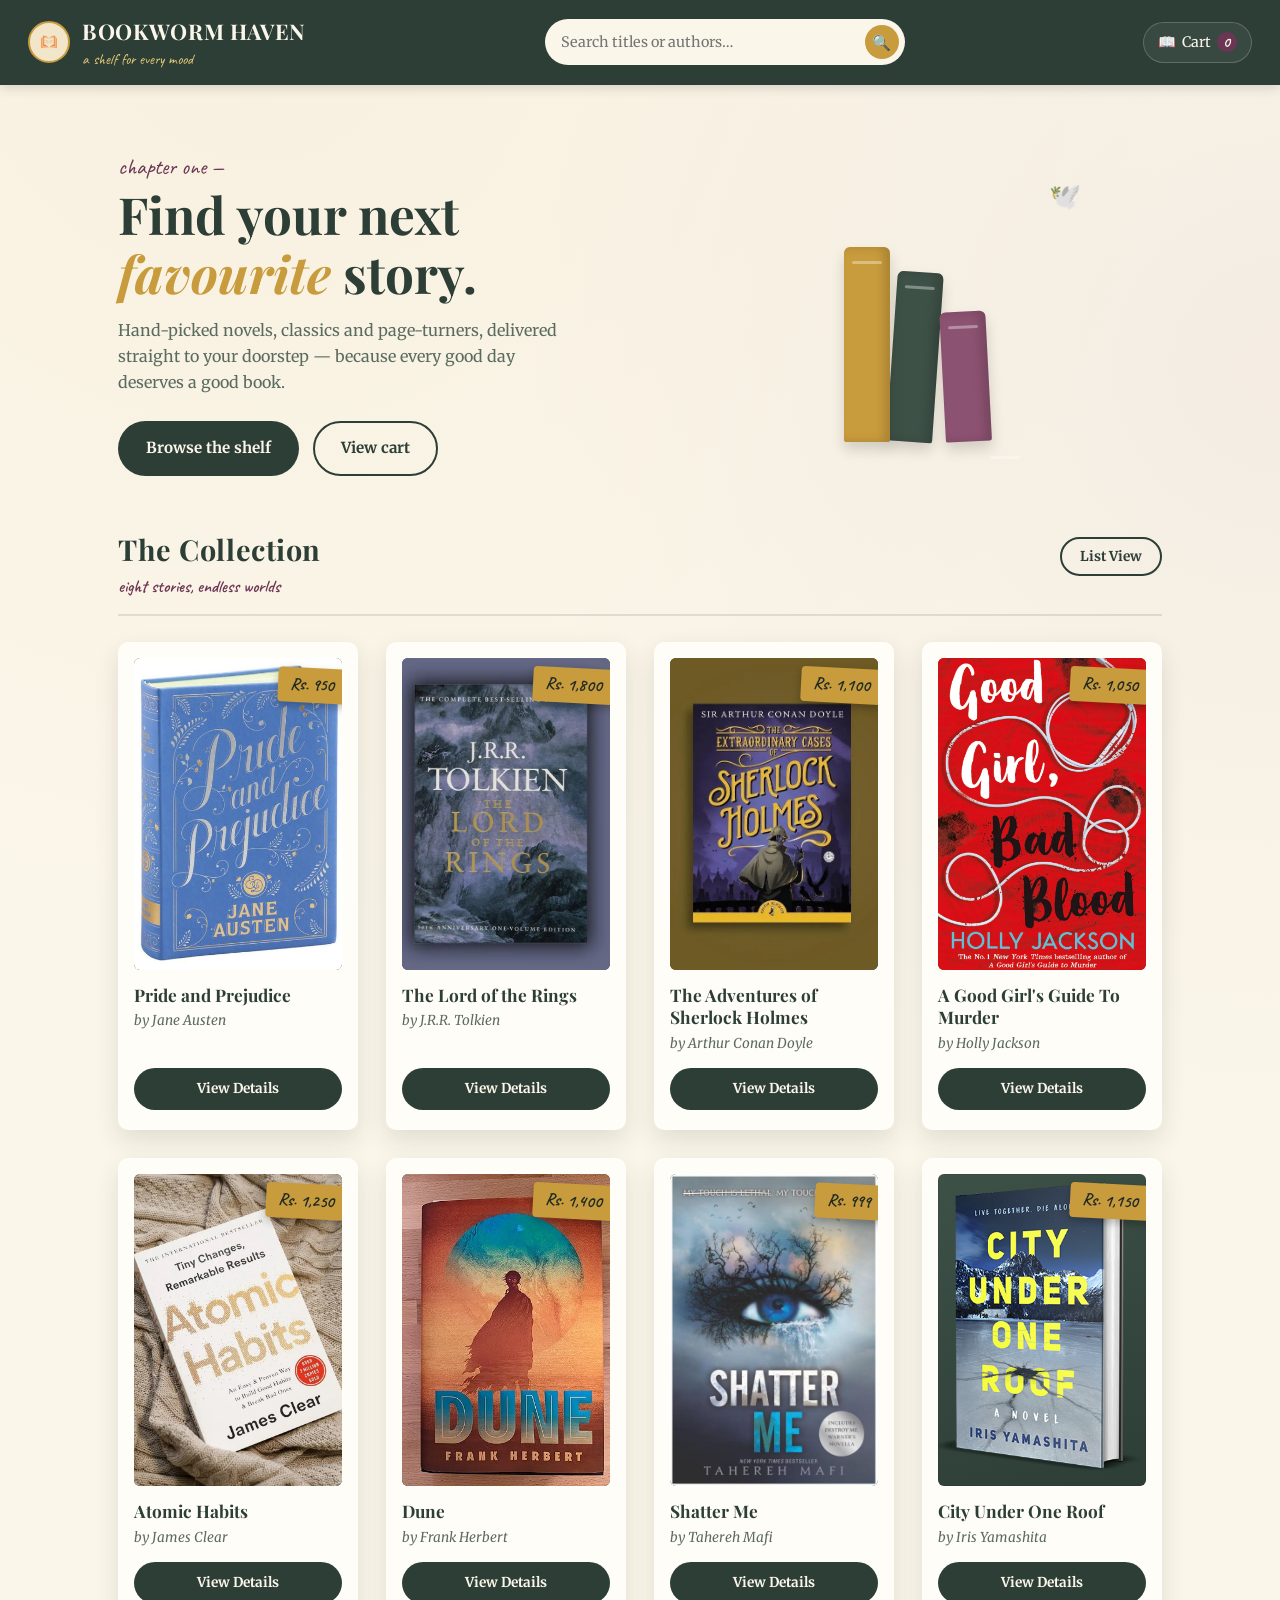
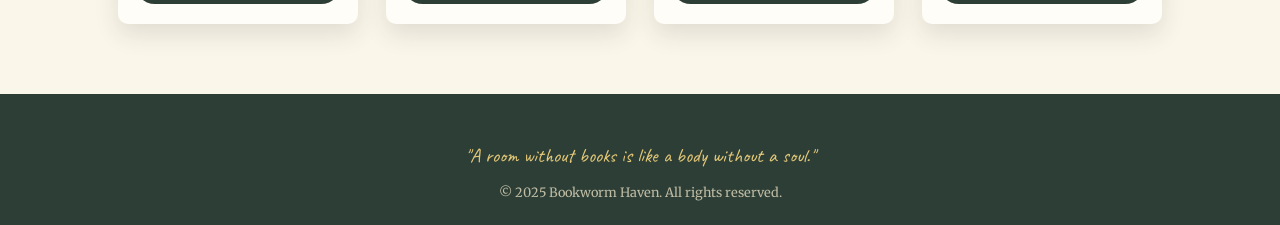
<file: index.html>
<!DOCTYPE html>
<html lang="en">

<head>
  <meta charset="UTF-8">
  <meta name="viewport" content="width=device-width, initial-scale=1.0">
  <title>Bookworm Haven — Books Worth Getting Lost In</title>
  <link rel="shortcut icon" href="book_logo1.jpg" type="image/x-icon">
  <meta name="description" content="Bookworm Haven is a cosy corner of the internet for readers — browse and buy novels across every genre.">
  <link rel="stylesheet" href="style.css">
</head>

<body>
  <nav class="navbar">
    <div class="navbar-brand">
      <img src="book_logo1.jpg" alt="Bookworm Haven logo" class="logo" data-fallback-title="BH">
      <div>
        <span class="brand-name">BOOKWORM HAVEN</span>
        <span class="brand-tagline">a shelf for every mood</span>
      </div>
    </div>

    <form class="search-form" role="search">
      <label for="searchInput" class="visually-hidden">Search books</label>
      <input type="text" id="searchInput" placeholder="Search titles or authors…" class="search-input">
      <button type="submit" class="search-button" aria-label="Search">🔍</button>
    </form>

    <div class="navbar-links">
      <a href="cart.html" class="cart-link">
        📖 <span>Cart</span>
        <span class="cart-count" id="cartCount">0</span>
      </a>
    </div>
  </nav>

  <section class="hero">
    <div class="hero-copy">
      <span class="hero-eyebrow">chapter one —</span>
      <h1>Find your next <em>favourite</em> story.</h1>
      <p>Hand-picked novels, classics and page-turners, delivered straight to your doorstep — because every good day deserves a good book.</p>
      <div class="hero-actions">
        <a href="#featured-books" class="btn-primary">Browse the shelf</a>
        <a href="cart.html" class="btn-secondary">View cart</a>
      </div>
    </div>
    <div class="bookstack" aria-hidden="true">
      <span class="bird">🕊️</span>
      <div class="spine"></div>
      <div class="spine"></div>
      <div class="spine"></div>
      <div class="spine"></div>
    </div>
  </section>

  <section class="featured-books section-wrap" id="featured-books">
    <div class="section-header">
      <div>
        <h2>The Collection</h2>
        <span class="section-sub">eight stories, endless worlds</span>
      </div>
      <button id="toggleViewBtn" type="button">List View</button>
    </div>

    <div class="book-grid" id="bookGrid">

      <div class="book-card">
        <div class="cover-frame">
          <img src="book1.jpg" alt="Pride and Prejudice cover" data-fallback-title="Pride and Prejudice">
          <span class="ribbon-tag">Rs. 950</span>
        </div>
        <h3>Pride and Prejudice</h3>
        <p class="author">by Jane Austen</p>
        <a href="book1.html" class="btn">View Details</a>
      </div>

      <div class="book-card">
        <div class="cover-frame">
          <img src="book2.jpg" alt="The Lord of the Rings cover" data-fallback-title="The Lord of the Rings">
          <span class="ribbon-tag">Rs. 1,800</span>
        </div>
        <h3>The Lord of the Rings</h3>
        <p class="author">by J.R.R. Tolkien</p>
        <a href="book2.html" class="btn">View Details</a>
      </div>

      <div class="book-card">
        <div class="cover-frame">
          <img src="book3.jpg" alt="The Adventures of Sherlock Holmes cover" data-fallback-title="Sherlock Holmes">
          <span class="ribbon-tag">Rs. 1,100</span>
        </div>
        <h3>The Adventures of Sherlock Holmes</h3>
        <p class="author">by Arthur Conan Doyle</p>
        <a href="book3.html" class="btn">View Details</a>
      </div>

      <div class="book-card">
        <div class="cover-frame">
          <img src="book4.jpg" alt="A Good Girl's Guide to Murder cover" data-fallback-title="A Good Girl's Guide to Murder">
          <span class="ribbon-tag">Rs. 1,050</span>
        </div>
        <h3>A Good Girl's Guide To Murder</h3>
        <p class="author">by Holly Jackson</p>
        <a href="book4.html" class="btn">View Details</a>
      </div>

      <div class="book-card">
        <div class="cover-frame">
          <img src="book5.jpg" alt="Atomic Habits cover" data-fallback-title="Atomic Habits">
          <span class="ribbon-tag">Rs. 1,250</span>
        </div>
        <h3>Atomic Habits</h3>
        <p class="author">by James Clear</p>
        <a href="book5.html" class="btn">View Details</a>
      </div>

      <div class="book-card">
        <div class="cover-frame">
          <img src="book6.jpg" alt="Dune cover" data-fallback-title="Dune">
          <span class="ribbon-tag">Rs. 1,400</span>
        </div>
        <h3>Dune</h3>
        <p class="author">by Frank Herbert</p>
        <a href="book6.html" class="btn">View Details</a>
      </div>

      <div class="book-card">
        <div class="cover-frame">
          <img src="book7.jpg" alt="Shatter Me cover" data-fallback-title="Shatter Me">
          <span class="ribbon-tag">Rs. 999</span>
        </div>
        <h3>Shatter Me</h3>
        <p class="author">by Tahereh Mafi</p>
        <a href="book7.html" class="btn">View Details</a>
      </div>

      <div class="book-card">
        <div class="cover-frame">
          <img src="book8.jpg" alt="City Under One Roof cover" data-fallback-title="City Under One Roof">
          <span class="ribbon-tag">Rs. 1,150</span>
        </div>
        <h3>City Under One Roof</h3>
        <p class="author">by Iris Yamashita</p>
        <a href="book8.html" class="btn">View Details</a>
      </div>
    </div>
  </section>

  <footer>
    <p class="footer-quote">"A room without books is like a body without a soul."</p>
    <p class="copyright">© 2025 Bookworm Haven. All rights reserved.</p>
  </footer>

  <script src="script.js"></script>
</body>

</html>
</file>
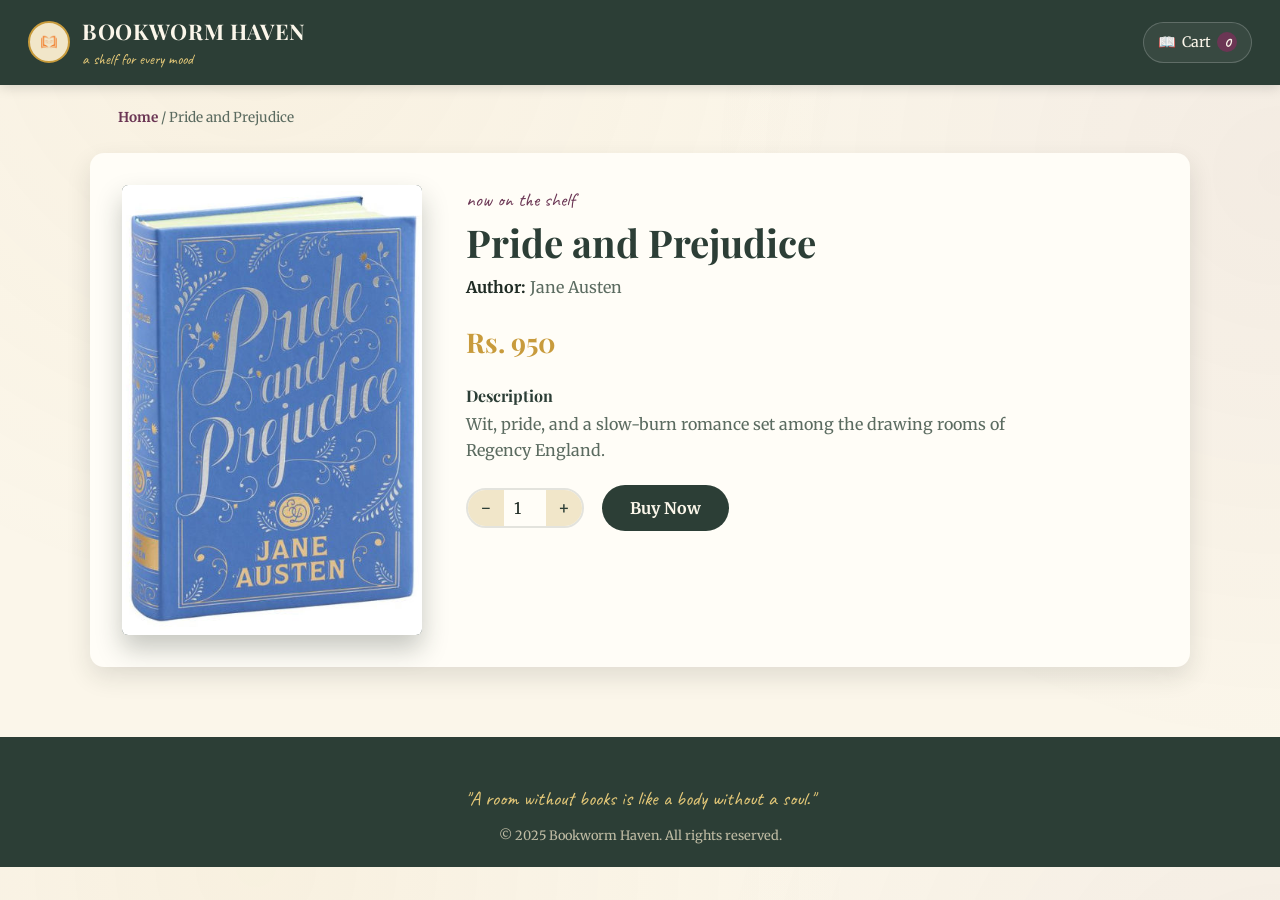
<file: book1.html>
<!DOCTYPE html>
<html lang="en">

<head>
  <meta charset="UTF-8">
  <meta name="viewport" content="width=device-width, initial-scale=1.0">
  <title>Pride and Prejudice — Bookworm Haven</title>
  <link rel="shortcut icon" href="book_logo1.jpg" type="image/x-icon">
  <link rel="stylesheet" href="style.css">
</head>

<body>

  <nav class="navbar">
    <div class="navbar-brand">
      <img src="book_logo1.jpg" alt="Bookworm Haven logo" class="logo" data-fallback-title="BH">
      <div>
        <span class="brand-name">BOOKWORM HAVEN</span>
        <span class="brand-tagline">a shelf for every mood</span>
      </div>
    </div>
    <div class="navbar-links">
      <a href="cart.html" class="cart-link">
        📖 <span>Cart</span>
        <span class="cart-count">0</span>
      </a>
    </div>
  </nav>

  <p class="breadcrumb"><a href="index.html">Home</a> / Pride and Prejudice</p>

  <div class="book-container" data-book-id="1">
    <div class="book-image">
      <div class="cover-frame">
        <img src="book1.jpg" alt="Pride and Prejudice cover" data-fallback-title="Pride and Prejudice">
      </div>
    </div>
    <div class="book-details">
      <span class="eyebrow">now on the shelf</span>
      <h1>Pride and Prejudice</h1>
      <p class="byline"><strong>Author:</strong> <span class="author-name">Jane Austen</span></p>
      <p class="price" data-price="950">Rs. 950</p>
      <span class="description-label">Description</span>
      <p class="description-text">Wit, pride, and a slow-burn romance set among the drawing rooms of Regency England.</p>

      <div class="purchase-row">
        <div class="qty-control">
          <button type="button" id="qtyDecrease" aria-label="Decrease quantity">−</button>
          <input type="number" id="qtyInput" value="1" min="1" max="99" aria-label="Quantity">
          <button type="button" id="qtyIncrease" aria-label="Increase quantity">+</button>
        </div>
        <button class="buy-btn" id="buyNowbtn">Buy Now</button>
      </div>
      <div id="cartMessage" class="cart-message">Added to cart!</div>
    </div>
  </div>

  <footer>
    <p class="footer-quote">"A room without books is like a body without a soul."</p>
    <p class="copyright">© 2025 Bookworm Haven. All rights reserved.</p>
  </footer>

  <script src="script.js"></script>
</body>

</html>
</file>
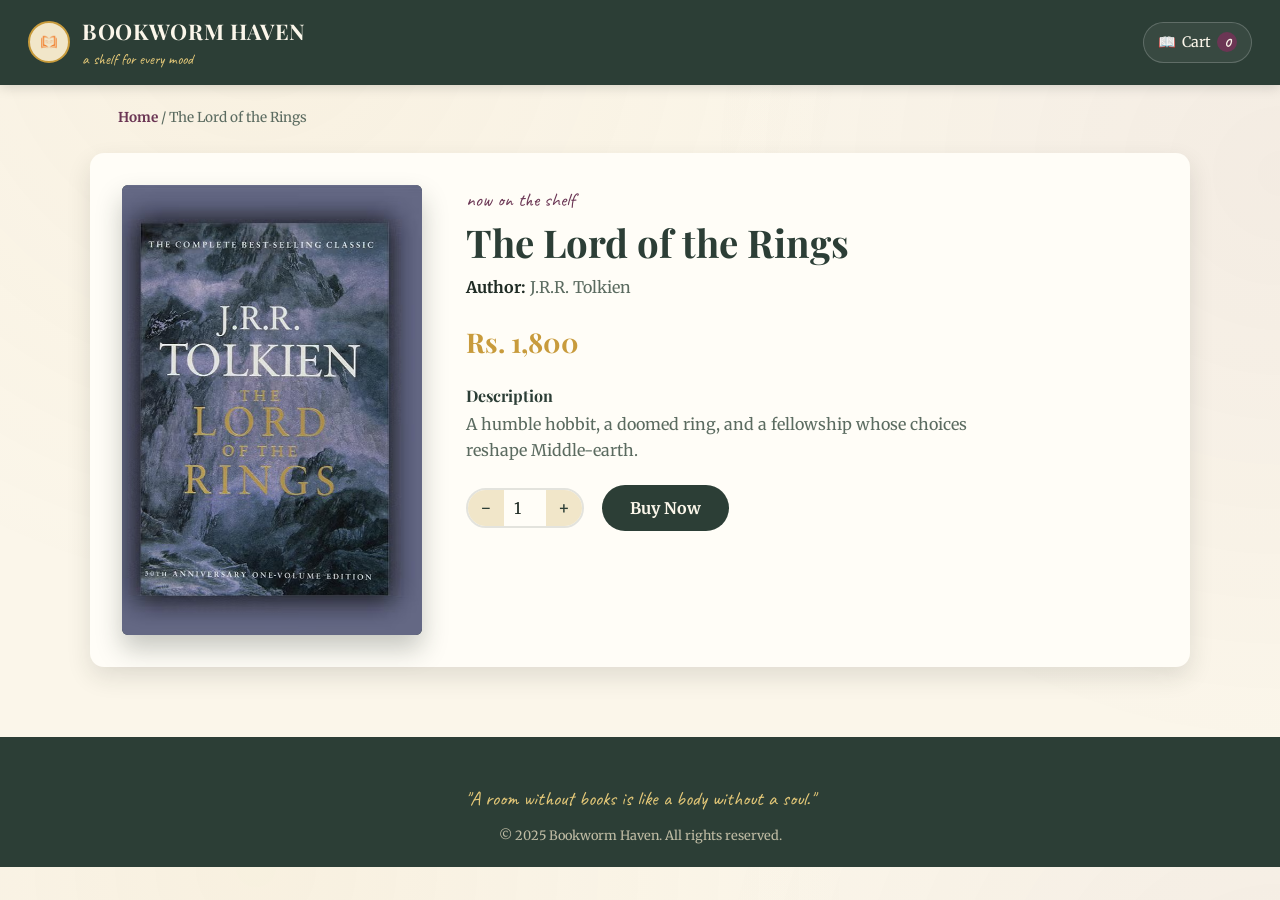
<file: book2.html>
<!DOCTYPE html>
<html lang="en">

<head>
  <meta charset="UTF-8">
  <meta name="viewport" content="width=device-width, initial-scale=1.0">
  <title>The Lord of the Rings — Bookworm Haven</title>
  <link rel="shortcut icon" href="book_logo1.jpg" type="image/x-icon">
  <link rel="stylesheet" href="style.css">
</head>

<body>

  <nav class="navbar">
    <div class="navbar-brand">
      <img src="book_logo1.jpg" alt="Bookworm Haven logo" class="logo" data-fallback-title="BH">
      <div>
        <span class="brand-name">BOOKWORM HAVEN</span>
        <span class="brand-tagline">a shelf for every mood</span>
      </div>
    </div>
    <div class="navbar-links">
      <a href="cart.html" class="cart-link">
        📖 <span>Cart</span>
        <span class="cart-count">0</span>
      </a>
    </div>
  </nav>

  <p class="breadcrumb"><a href="index.html">Home</a> / The Lord of the Rings</p>

  <div class="book-container" data-book-id="2">
    <div class="book-image">
      <div class="cover-frame">
        <img src="book2.jpg" alt="The Lord of the Rings cover" data-fallback-title="The Lord of the Rings">
      </div>
    </div>
    <div class="book-details">
      <span class="eyebrow">now on the shelf</span>
      <h1>The Lord of the Rings</h1>
      <p class="byline"><strong>Author:</strong> <span class="author-name">J.R.R. Tolkien</span></p>
      <p class="price" data-price="1800">Rs. 1,800</p>
      <span class="description-label">Description</span>
      <p class="description-text">A humble hobbit, a doomed ring, and a fellowship whose choices reshape Middle-earth.</p>

      <div class="purchase-row">
        <div class="qty-control">
          <button type="button" id="qtyDecrease" aria-label="Decrease quantity">−</button>
          <input type="number" id="qtyInput" value="1" min="1" max="99" aria-label="Quantity">
          <button type="button" id="qtyIncrease" aria-label="Increase quantity">+</button>
        </div>
        <button class="buy-btn" id="buyNowbtn">Buy Now</button>
      </div>
      <div id="cartMessage" class="cart-message">Added to cart!</div>
    </div>
  </div>

  <footer>
    <p class="footer-quote">"A room without books is like a body without a soul."</p>
    <p class="copyright">© 2025 Bookworm Haven. All rights reserved.</p>
  </footer>

  <script src="script.js"></script>
</body>

</html>
</file>
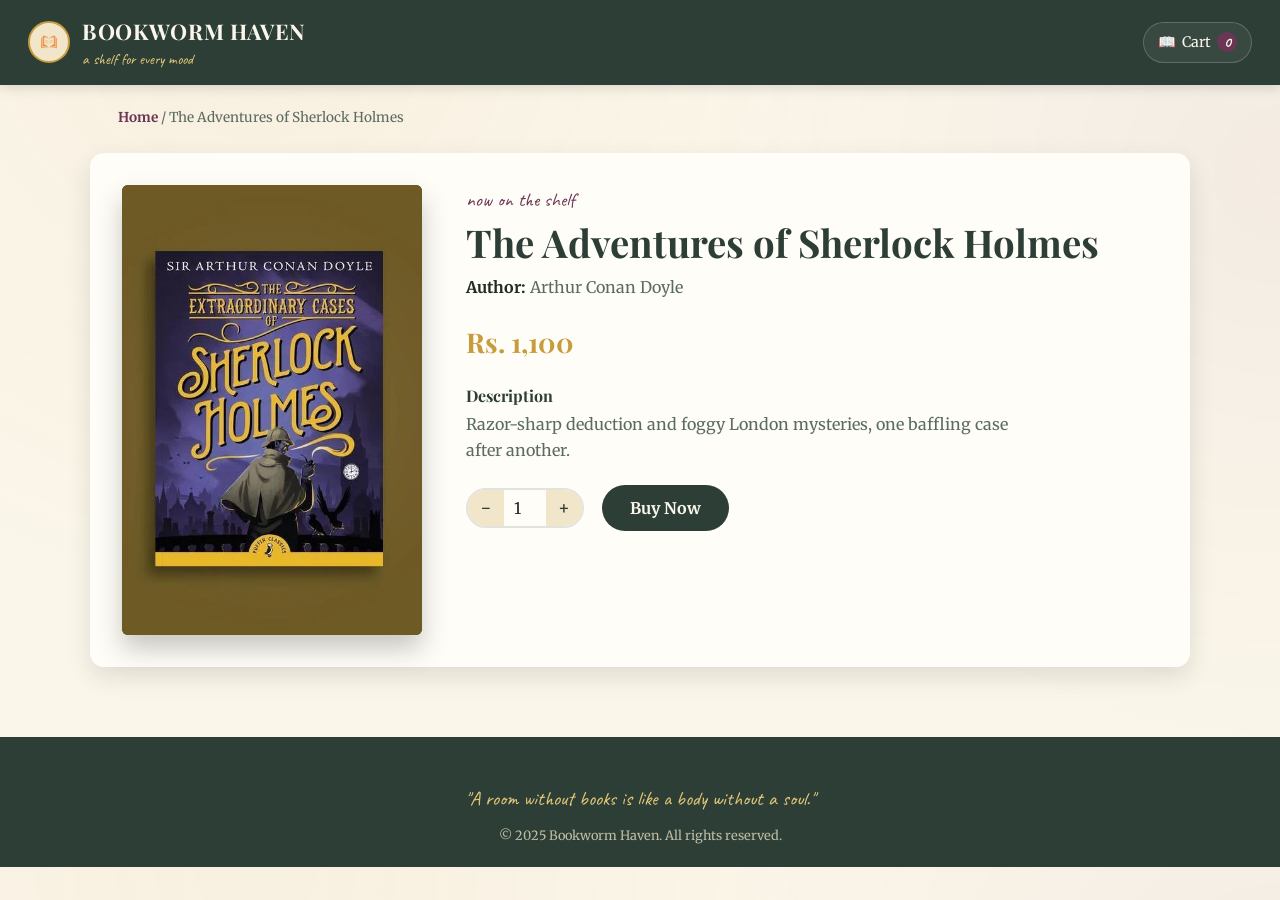
<file: book3.html>
<!DOCTYPE html>
<html lang="en">

<head>
  <meta charset="UTF-8">
  <meta name="viewport" content="width=device-width, initial-scale=1.0">
  <title>The Adventures of Sherlock Holmes — Bookworm Haven</title>
  <link rel="shortcut icon" href="book_logo1.jpg" type="image/x-icon">
  <link rel="stylesheet" href="style.css">
</head>

<body>

  <nav class="navbar">
    <div class="navbar-brand">
      <img src="book_logo1.jpg" alt="Bookworm Haven logo" class="logo" data-fallback-title="BH">
      <div>
        <span class="brand-name">BOOKWORM HAVEN</span>
        <span class="brand-tagline">a shelf for every mood</span>
      </div>
    </div>
    <div class="navbar-links">
      <a href="cart.html" class="cart-link">
        📖 <span>Cart</span>
        <span class="cart-count">0</span>
      </a>
    </div>
  </nav>

  <p class="breadcrumb"><a href="index.html">Home</a> / The Adventures of Sherlock Holmes</p>

  <div class="book-container" data-book-id="3">
    <div class="book-image">
      <div class="cover-frame">
        <img src="book3.jpg" alt="The Adventures of Sherlock Holmes cover" data-fallback-title="The Adventures of Sherlock Holmes">
      </div>
    </div>
    <div class="book-details">
      <span class="eyebrow">now on the shelf</span>
      <h1>The Adventures of Sherlock Holmes</h1>
      <p class="byline"><strong>Author:</strong> <span class="author-name">Arthur Conan Doyle</span></p>
      <p class="price" data-price="1100">Rs. 1,100</p>
      <span class="description-label">Description</span>
      <p class="description-text">Razor-sharp deduction and foggy London mysteries, one baffling case after another.</p>

      <div class="purchase-row">
        <div class="qty-control">
          <button type="button" id="qtyDecrease" aria-label="Decrease quantity">−</button>
          <input type="number" id="qtyInput" value="1" min="1" max="99" aria-label="Quantity">
          <button type="button" id="qtyIncrease" aria-label="Increase quantity">+</button>
        </div>
        <button class="buy-btn" id="buyNowbtn">Buy Now</button>
      </div>
      <div id="cartMessage" class="cart-message">Added to cart!</div>
    </div>
  </div>

  <footer>
    <p class="footer-quote">"A room without books is like a body without a soul."</p>
    <p class="copyright">© 2025 Bookworm Haven. All rights reserved.</p>
  </footer>

  <script src="script.js"></script>
</body>

</html>
</file>
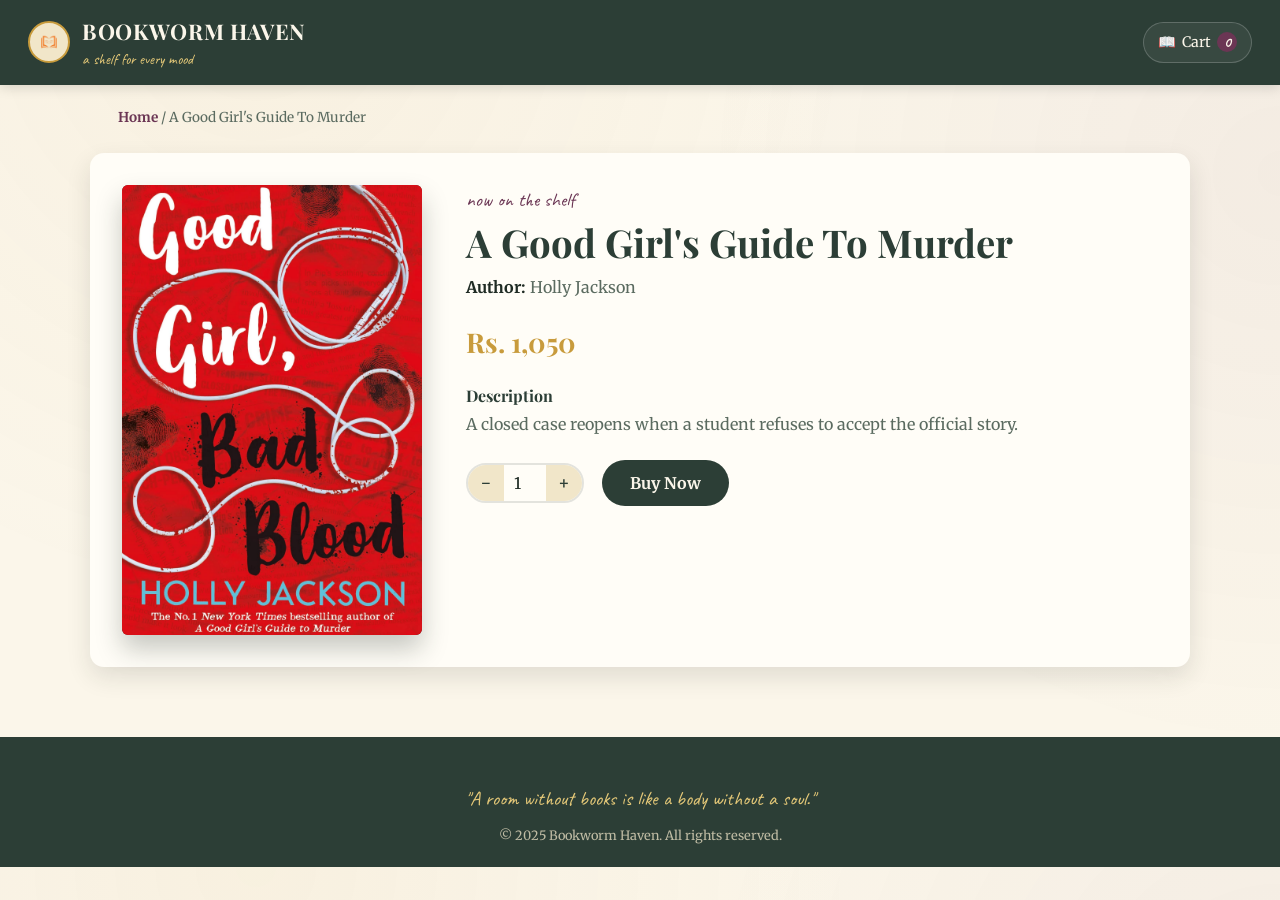
<file: book4.html>
<!DOCTYPE html>
<html lang="en">

<head>
  <meta charset="UTF-8">
  <meta name="viewport" content="width=device-width, initial-scale=1.0">
  <title>A Good Girl's Guide To Murder — Bookworm Haven</title>
  <link rel="shortcut icon" href="book_logo1.jpg" type="image/x-icon">
  <link rel="stylesheet" href="style.css">
</head>

<body>

  <nav class="navbar">
    <div class="navbar-brand">
      <img src="book_logo1.jpg" alt="Bookworm Haven logo" class="logo" data-fallback-title="BH">
      <div>
        <span class="brand-name">BOOKWORM HAVEN</span>
        <span class="brand-tagline">a shelf for every mood</span>
      </div>
    </div>
    <div class="navbar-links">
      <a href="cart.html" class="cart-link">
        📖 <span>Cart</span>
        <span class="cart-count">0</span>
      </a>
    </div>
  </nav>

  <p class="breadcrumb"><a href="index.html">Home</a> / A Good Girl's Guide To Murder</p>

  <div class="book-container" data-book-id="4">
    <div class="book-image">
      <div class="cover-frame">
        <img src="book4.jpg" alt="A Good Girl's Guide To Murder cover" data-fallback-title="A Good Girl's Guide To Murder">
      </div>
    </div>
    <div class="book-details">
      <span class="eyebrow">now on the shelf</span>
      <h1>A Good Girl's Guide To Murder</h1>
      <p class="byline"><strong>Author:</strong> <span class="author-name">Holly Jackson</span></p>
      <p class="price" data-price="1050">Rs. 1,050</p>
      <span class="description-label">Description</span>
      <p class="description-text">A closed case reopens when a student refuses to accept the official story.</p>

      <div class="purchase-row">
        <div class="qty-control">
          <button type="button" id="qtyDecrease" aria-label="Decrease quantity">−</button>
          <input type="number" id="qtyInput" value="1" min="1" max="99" aria-label="Quantity">
          <button type="button" id="qtyIncrease" aria-label="Increase quantity">+</button>
        </div>
        <button class="buy-btn" id="buyNowbtn">Buy Now</button>
      </div>
      <div id="cartMessage" class="cart-message">Added to cart!</div>
    </div>
  </div>

  <footer>
    <p class="footer-quote">"A room without books is like a body without a soul."</p>
    <p class="copyright">© 2025 Bookworm Haven. All rights reserved.</p>
  </footer>

  <script src="script.js"></script>
</body>

</html>
</file>
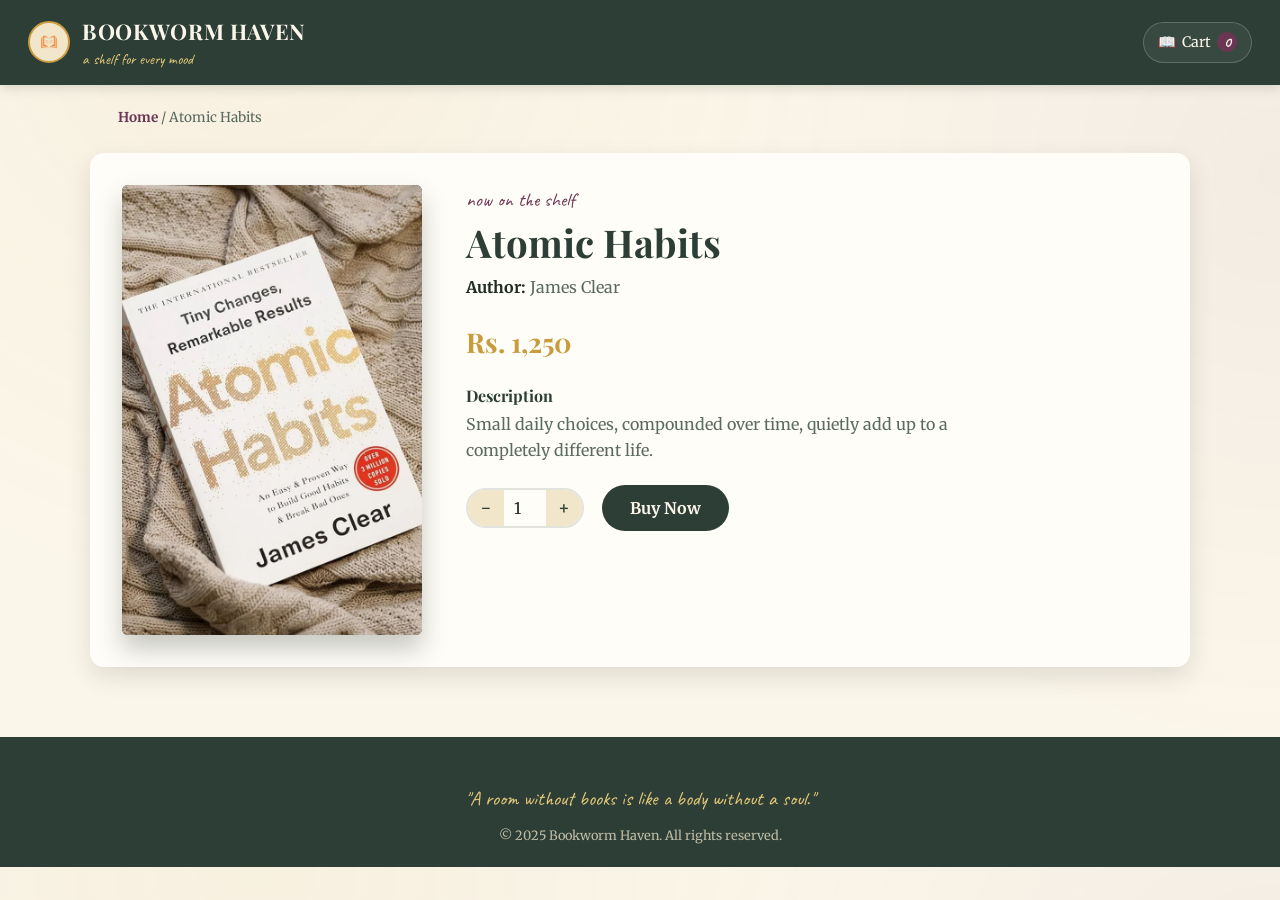
<file: book5.html>
<!DOCTYPE html>
<html lang="en">

<head>
  <meta charset="UTF-8">
  <meta name="viewport" content="width=device-width, initial-scale=1.0">
  <title>Atomic Habits — Bookworm Haven</title>
  <link rel="shortcut icon" href="book_logo1.jpg" type="image/x-icon">
  <link rel="stylesheet" href="style.css">
</head>

<body>

  <nav class="navbar">
    <div class="navbar-brand">
      <img src="book_logo1.jpg" alt="Bookworm Haven logo" class="logo" data-fallback-title="BH">
      <div>
        <span class="brand-name">BOOKWORM HAVEN</span>
        <span class="brand-tagline">a shelf for every mood</span>
      </div>
    </div>
    <div class="navbar-links">
      <a href="cart.html" class="cart-link">
        📖 <span>Cart</span>
        <span class="cart-count">0</span>
      </a>
    </div>
  </nav>

  <p class="breadcrumb"><a href="index.html">Home</a> / Atomic Habits</p>

  <div class="book-container" data-book-id="5">
    <div class="book-image">
      <div class="cover-frame">
        <img src="book5.jpg" alt="Atomic Habits cover" data-fallback-title="Atomic Habits">
      </div>
    </div>
    <div class="book-details">
      <span class="eyebrow">now on the shelf</span>
      <h1>Atomic Habits</h1>
      <p class="byline"><strong>Author:</strong> <span class="author-name">James Clear</span></p>
      <p class="price" data-price="1250">Rs. 1,250</p>
      <span class="description-label">Description</span>
      <p class="description-text">Small daily choices, compounded over time, quietly add up to a completely different life.</p>

      <div class="purchase-row">
        <div class="qty-control">
          <button type="button" id="qtyDecrease" aria-label="Decrease quantity">−</button>
          <input type="number" id="qtyInput" value="1" min="1" max="99" aria-label="Quantity">
          <button type="button" id="qtyIncrease" aria-label="Increase quantity">+</button>
        </div>
        <button class="buy-btn" id="buyNowbtn">Buy Now</button>
      </div>
      <div id="cartMessage" class="cart-message">Added to cart!</div>
    </div>
  </div>

  <footer>
    <p class="footer-quote">"A room without books is like a body without a soul."</p>
    <p class="copyright">© 2025 Bookworm Haven. All rights reserved.</p>
  </footer>

  <script src="script.js"></script>
</body>

</html>
</file>
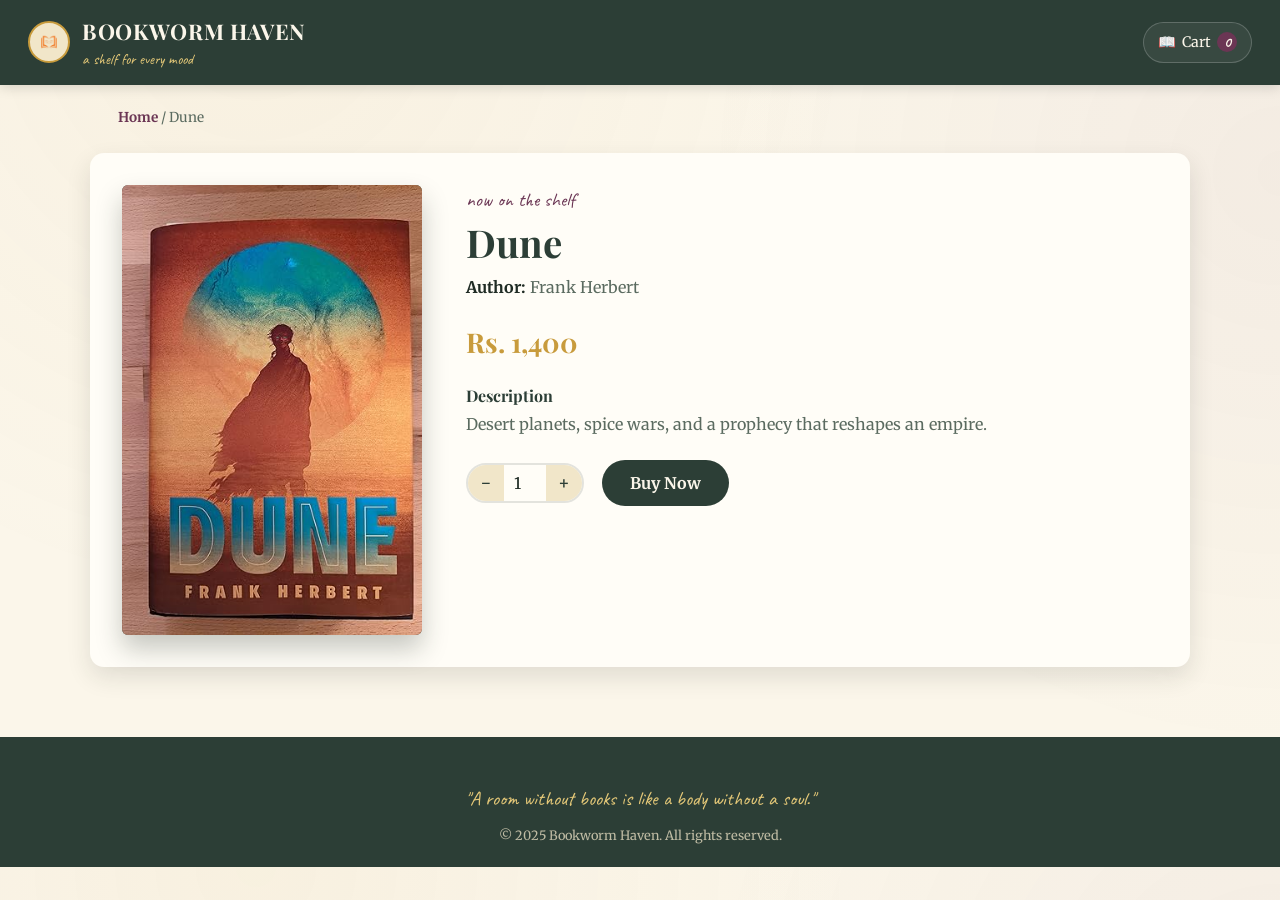
<file: book6.html>
<!DOCTYPE html>
<html lang="en">

<head>
  <meta charset="UTF-8">
  <meta name="viewport" content="width=device-width, initial-scale=1.0">
  <title>Dune — Bookworm Haven</title>
  
  <link rel="shortcut icon" href="book_logo1.jpg" type="image/x-icon">
  <link rel="stylesheet" href="style.css">
</head>

<body>

  <nav class="navbar">
    <div class="navbar-brand">
      <img src="book_logo1.jpg" alt="Bookworm Haven logo" class="logo" data-fallback-title="BH">
      <div>
        <span class="brand-name">BOOKWORM HAVEN</span>
        <span class="brand-tagline">a shelf for every mood</span>
      </div>
    </div>
    <div class="navbar-links">
      <a href="cart.html" class="cart-link">
        📖 <span>Cart</span>
        <span class="cart-count">0</span>
      </a>
    </div>
  </nav>

  <p class="breadcrumb"><a href="index.html">Home</a> / Dune</p>

  <div class="book-container" data-book-id="6">
    <div class="book-image">
      <div class="cover-frame">
        <img src="book6.jpg" alt="Dune cover" data-fallback-title="Dune">
      </div>
    </div>
    <div class="book-details">
      <span class="eyebrow">now on the shelf</span>
      <h1>Dune</h1>
      <p class="byline"><strong>Author:</strong> <span class="author-name">Frank Herbert</span></p>
      <p class="price" data-price="1400">Rs. 1,400</p>
      <span class="description-label">Description</span>
      <p class="description-text">Desert planets, spice wars, and a prophecy that reshapes an empire.</p>

      <div class="purchase-row">
        <div class="qty-control">
          <button type="button" id="qtyDecrease" aria-label="Decrease quantity">−</button>
          <input type="number" id="qtyInput" value="1" min="1" max="99" aria-label="Quantity">
          <button type="button" id="qtyIncrease" aria-label="Increase quantity">+</button>
        </div>
        <button class="buy-btn" id="buyNowbtn">Buy Now</button>
      </div>
      <div id="cartMessage" class="cart-message">Added to cart!</div>
    </div>
  </div>

  <footer>
    <p class="footer-quote">"A room without books is like a body without a soul."</p>
    <p class="copyright">© 2025 Bookworm Haven. All rights reserved.</p>
  </footer>

  <script src="script.js"></script>
</body>

</html>
</file>
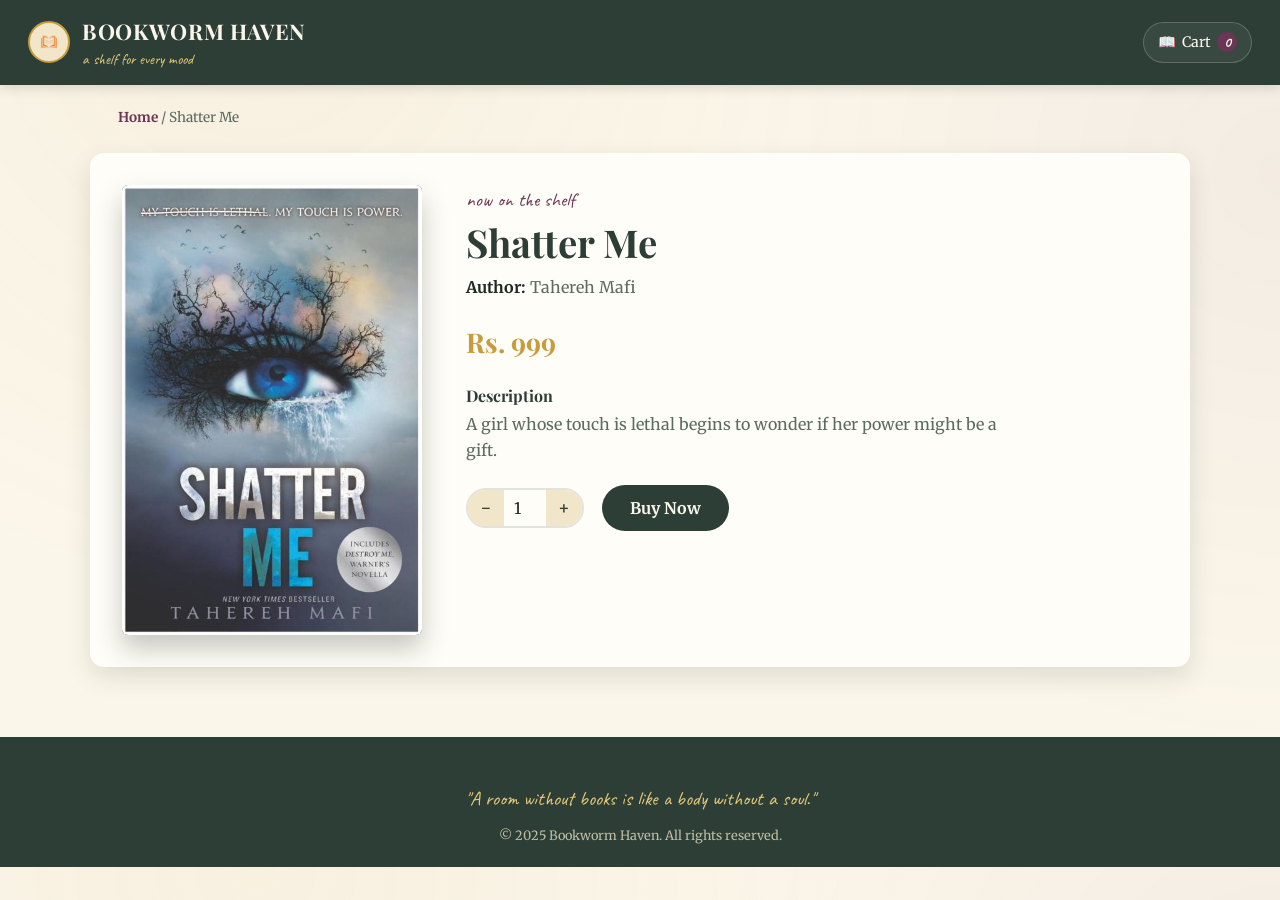
<file: book7.html>
<!DOCTYPE html>
<html lang="en">

<head>
  <meta charset="UTF-8">
  <meta name="viewport" content="width=device-width, initial-scale=1.0">
  <title>Shatter Me — Bookworm Haven</title>
  <link rel="shortcut icon" href="book_logo1.jpg" type="image/x-icon">
  <link rel="stylesheet" href="style.css">
</head>

<body>

  <nav class="navbar">
    <div class="navbar-brand">
      <img src="book_logo1.jpg" alt="Bookworm Haven logo" class="logo" data-fallback-title="BH">
      <div>
        <span class="brand-name">BOOKWORM HAVEN</span>
        <span class="brand-tagline">a shelf for every mood</span>
      </div>
    </div>
    <div class="navbar-links">
      <a href="cart.html" class="cart-link">
        📖 <span>Cart</span>
        <span class="cart-count">0</span>
      </a>
    </div>
  </nav>

  <p class="breadcrumb"><a href="index.html">Home</a> / Shatter Me</p>

  <div class="book-container" data-book-id="7">
    <div class="book-image">
      <div class="cover-frame">
        <img src="book7.jpg" alt="Shatter Me cover" data-fallback-title="Shatter Me">
      </div>
    </div>
    <div class="book-details">
      <span class="eyebrow">now on the shelf</span>
      <h1>Shatter Me</h1>
      <p class="byline"><strong>Author:</strong> <span class="author-name">Tahereh Mafi</span></p>
      <p class="price" data-price="999">Rs. 999</p>
      <span class="description-label">Description</span>
      <p class="description-text">A girl whose touch is lethal begins to wonder if her power might be a gift.</p>

      <div class="purchase-row">
        <div class="qty-control">
          <button type="button" id="qtyDecrease" aria-label="Decrease quantity">−</button>
          <input type="number" id="qtyInput" value="1" min="1" max="99" aria-label="Quantity">
          <button type="button" id="qtyIncrease" aria-label="Increase quantity">+</button>
        </div>
        <button class="buy-btn" id="buyNowbtn">Buy Now</button>
      </div>
      <div id="cartMessage" class="cart-message">Added to cart!</div>
    </div>
  </div>

  <footer>
    <p class="footer-quote">"A room without books is like a body without a soul."</p>
    <p class="copyright">© 2025 Bookworm Haven. All rights reserved.</p>
  </footer>

  <script src="script.js"></script>
</body>

</html>
</file>
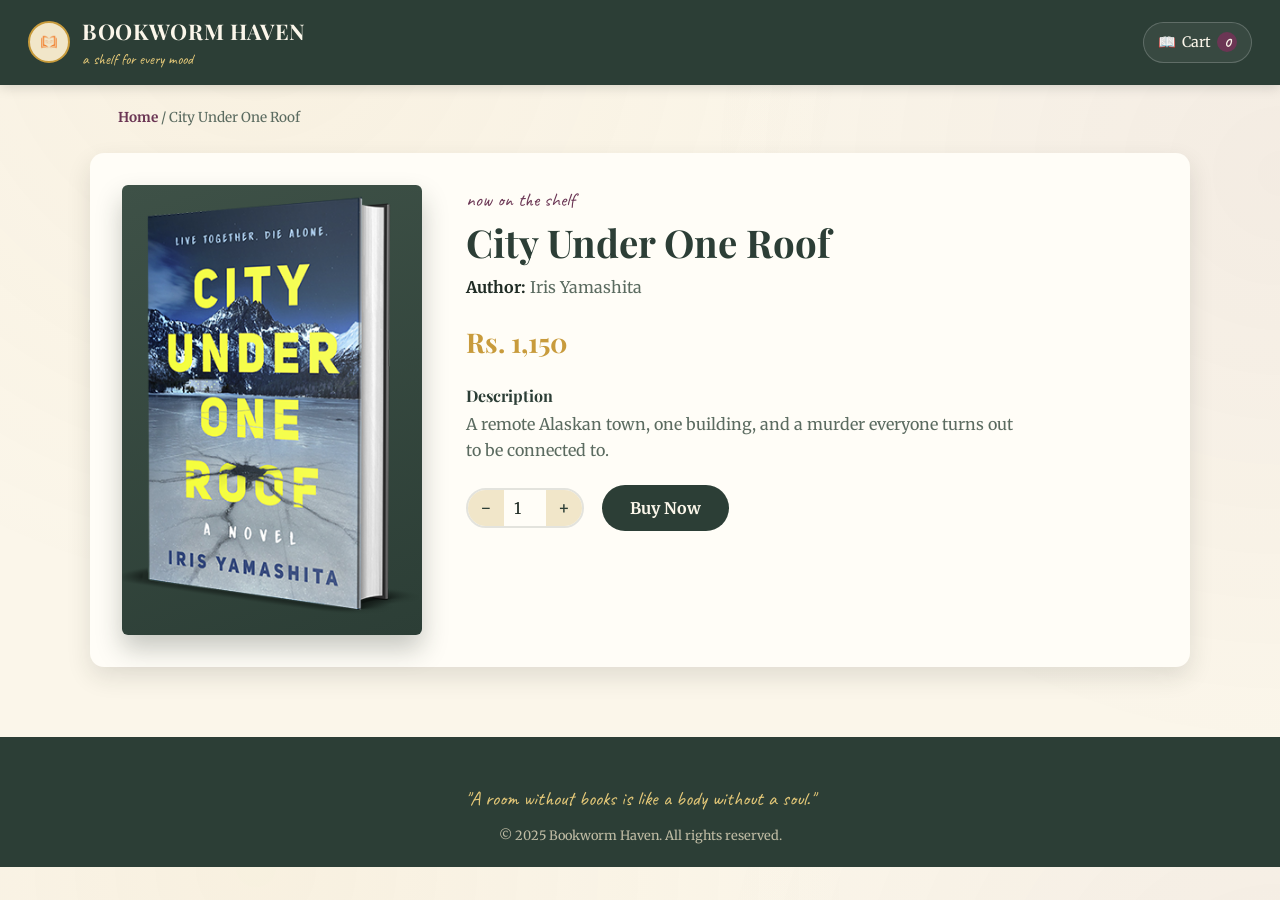
<file: book8.html>
<!DOCTYPE html>
<html lang="en">

<head>
  <meta charset="UTF-8">
  <meta name="viewport" content="width=device-width, initial-scale=1.0">
  <title>City Under One Roof — Bookworm Haven</title>
  <link rel="shortcut icon" href="book_logo1.jpg" type="image/x-icon">
  <link rel="stylesheet" href="style.css">
</head>

<body>

  <nav class="navbar">
    <div class="navbar-brand">
      <img src="book_logo1.jpg" alt="Bookworm Haven logo" class="logo" data-fallback-title="BH">
      <div>
        <span class="brand-name">BOOKWORM HAVEN</span>
        <span class="brand-tagline">a shelf for every mood</span>
      </div>
    </div>
    <div class="navbar-links">
      <a href="cart.html" class="cart-link">
        📖 <span>Cart</span>
        <span class="cart-count">0</span>
      </a>
    </div>
  </nav>

  <p class="breadcrumb"><a href="index.html">Home</a> / City Under One Roof</p>

  <div class="book-container" data-book-id="8">
    <div class="book-image">
      <div class="cover-frame">
        <img src="book8.jpg" alt="City Under One Roof cover" data-fallback-title="City Under One Roof">
      </div>
    </div>
    <div class="book-details">
      <span class="eyebrow">now on the shelf</span>
      <h1>City Under One Roof</h1>
      <p class="byline"><strong>Author:</strong> <span class="author-name">Iris Yamashita</span></p>
      <p class="price" data-price="1150">Rs. 1,150</p>
      <span class="description-label">Description</span>
      <p class="description-text">A remote Alaskan town, one building, and a murder everyone turns out to be connected to.</p>

      <div class="purchase-row">
        <div class="qty-control">
          <button type="button" id="qtyDecrease" aria-label="Decrease quantity">−</button>
          <input type="number" id="qtyInput" value="1" min="1" max="99" aria-label="Quantity">
          <button type="button" id="qtyIncrease" aria-label="Increase quantity">+</button>
        </div>
        <button class="buy-btn" id="buyNowbtn">Buy Now</button>
      </div>
      <div id="cartMessage" class="cart-message">Added to cart!</div>
    </div>
  </div>

  <footer>
    <p class="footer-quote">"A room without books is like a body without a soul."</p>
    <p class="copyright">© 2025 Bookworm Haven. All rights reserved.</p>
  </footer>

  <script src="script.js"></script>
</body>

</html>
</file>
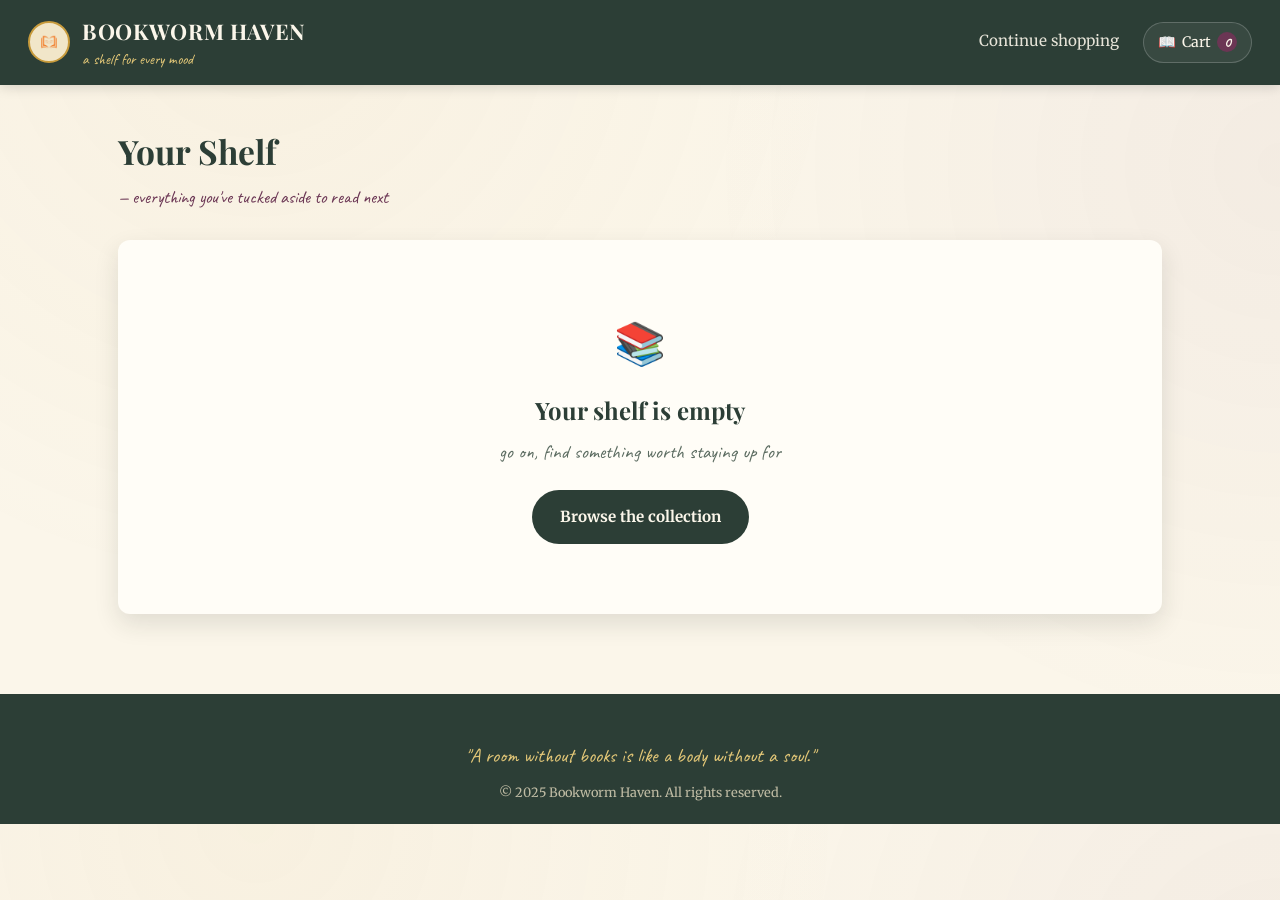
<file: cart.html>
<!DOCTYPE html>
<html lang="en">

<head>
  <meta charset="UTF-8">
  <meta name="viewport" content="width=device-width, initial-scale=1.0">
  <title>Your Cart — Bookworm Haven</title>
  <link rel="shortcut icon" href="book_logo1.jpg" type="image/x-icon">
  <link rel="stylesheet" href="style.css">
</head>

<body>

  <nav class="navbar">
    <div class="navbar-brand">
      <img src="book_logo1.jpg" alt="Bookworm Haven logo" class="logo" data-fallback-title="BH">
      <div>
        <span class="brand-name">BOOKWORM HAVEN</span>
        <span class="brand-tagline">a shelf for every mood</span>
      </div>
    </div>
    <div class="navbar-links">
      <a href="index.html" class="nav-link">Continue shopping</a>
      <a href="cart.html" class="cart-link">
        📖 <span>Cart</span>
        <span class="cart-count">0</span>
      </a>
    </div>
  </nav>

  <section class="cart-page">
    <h1>Your Shelf</h1>
    <p class="subtitle">— everything you've tucked aside to read next</p>

    <div class="cart-layout" id="cartLayout">
      <div class="cart-items" id="cartItems"></div>

      <aside class="cart-summary">
        <h2>Order Summary</h2>
        <div class="summary-line">
          <span>Subtotal</span>
          <span id="cartSubtotal">Rs. 0</span>
        </div>
        <div class="summary-line">
          <span>Shipping</span>
          <span id="cartShipping">Rs. 0</span>
        </div>
        <div class="summary-line total">
          <span>Total</span>
          <span id="cartTotal">Rs. 0</span>
        </div>
        <button class="checkout-btn" id="checkoutBtn" type="button">Checkout</button>
      </aside>
    </div>

    <div class="empty-cart" id="cartEmpty" style="display:none;">
      <div class="empty-icon">📚</div>
      <h2>Your shelf is empty</h2>
      <p>go on, find something worth staying up for</p>
      <a href="index.html" class="btn-primary">Browse the collection</a>
    </div>
  </section>

  <footer>
    <p class="footer-quote">"A room without books is like a body without a soul."</p>
    <p class="copyright">© 2025 Bookworm Haven. All rights reserved.</p>
  </footer>

  <script src="script.js"></script>
</body>

</html>
</file>
<file: style.css>
@import url('https://fonts.googleapis.com/css2?family=Playfair+Display:ital,wght@0,500;0,700;0,900;1,600&family=Merriweather:wght@300;400;700&family=Caveat:wght@600;700&display=swap');

:root {
  --ink: #1F2B24;
  --forest: #2C3E36;
  --forest-soft: #3E5147;
  --parchment: #FBF6EA;
  --parchment-dark: #F1E6C9;
  --paper-card: #FFFDF7;
  --gold: #C89B3C;
  --gold-light: #E4C878;
  --plum: #6B3654;
  --plum-light: #8C5271;
  --ink-soft: #5B6B60;
  --line: rgba(31, 43, 36, 0.12);

  --font-display: 'Playfair Display', Georgia, serif;
  --font-body: 'Merriweather', Georgia, serif;
  --font-script: 'Caveat', cursive;

  --radius: 10px;
  --shadow-card: 0 10px 24px rgba(31, 43, 36, 0.12);
  --shadow-card-hover: 0 18px 32px rgba(31, 43, 36, 0.2);
  --container: 1100px;
}

* { margin: 0; padding: 0; box-sizing: border-box; }

html { scroll-behavior: smooth; }

body {
  font-family: var(--font-body);
  background-color: var(--parchment);
  color: var(--ink);
  line-height: 1.6;
  background-image:
    radial-gradient(circle at 20% 0%, rgba(200,155,60,0.06), transparent 45%),
    radial-gradient(circle at 100% 20%, rgba(107,54,84,0.05), transparent 40%);
}

a { color: inherit; text-decoration: none; }
img { max-width: 100%; display: block; }
button { font-family: inherit; }

:focus-visible {
  outline: 3px solid var(--gold);
  outline-offset: 3px;
}

.visually-hidden {
  position: absolute;
  width: 1px; height: 1px;
  overflow: hidden;
  clip: rect(0,0,0,0);
  white-space: nowrap;
}

.navbar {
  position: sticky;
  top: 0;
  z-index: 50;
  display: flex;
  align-items: center;
  justify-content: space-between;
  gap: 20px;
  padding: 14px 28px;
  background-color: var(--forest);
  color: var(--parchment);
  box-shadow: 0 2px 12px rgba(0,0,0,0.15);
  flex-wrap: wrap;
}

.navbar-brand {
  display: flex;
  align-items: center;
  gap: 12px;
}

.logo {
  width: 42px;
  height: 42px;
  border-radius: 50%;
  object-fit: cover;
  border: 2px solid var(--gold);
  background: var(--parchment-dark);
}

.logo.placeholder-cover {
  display: flex;
  align-items: center;
  justify-content: center;
  font-family: var(--font-display);
  font-weight: 900;
  color: var(--forest);
  font-size: 1.1rem;
}

.brand-name {
  font-family: var(--font-display);
  font-size: 1.35rem;
  font-weight: 700;
  letter-spacing: 0.03em;
}

.brand-tagline {
  display: block;
  font-family: var(--font-script);
  font-size: 0.95rem;
  color: var(--gold-light);
  margin-top: -2px;
}

.navbar-links {
  display: flex;
  align-items: center;
  gap: 22px;
  order: 3;
}

.nav-link {
  font-size: 0.95rem;
  opacity: 0.9;
  padding: 6px 2px;
  border-bottom: 2px solid transparent;
  transition: border-color 0.2s ease, opacity 0.2s ease;
}

.nav-link:hover,
.nav-link:focus-visible {
  opacity: 1;
  border-bottom-color: var(--gold);
}

.search-form {
  display: flex;
  align-items: center;
  background: var(--parchment);
  border-radius: 999px;
  padding: 6px 6px 6px 16px;
  flex: 1 1 240px;
  max-width: 360px;
  order: 2;
}

.search-input {
  flex: 1;
  border: none;
  background: transparent;
  font-family: var(--font-body);
  font-size: 0.9rem;
  color: var(--ink);
  outline: none;
}

.search-button {
  border: none;
  background: var(--gold);
  color: var(--ink);
  width: 34px;
  height: 34px;
  border-radius: 50%;
  cursor: pointer;
  font-size: 0.95rem;
  transition: background 0.2s ease, transform 0.2s ease;
}

.search-button:hover { background: var(--gold-light); transform: scale(1.05); }

.cart-link {
  position: relative;
  display: flex;
  align-items: center;
  gap: 6px;
  background: rgba(255,255,255,0.06);
  border: 1px solid rgba(255,255,255,0.2);
  padding: 8px 14px;
  border-radius: 999px;
  font-size: 0.9rem;
  transition: background 0.2s ease;
}

.cart-link:hover { background: rgba(255,255,255,0.14); }

.cart-count {
  background: var(--plum);
  color: var(--parchment);
  font-family: var(--font-script);
  font-weight: 700;
  font-size: 0.95rem;
  min-width: 20px;
  height: 20px;
  border-radius: 999px;
  display: inline-flex;
  align-items: center;
  justify-content: center;
  padding: 0 5px;
}

.hero {
  max-width: var(--container);
  margin: 0 auto;
  padding: 64px 28px 40px;
  display: grid;
  grid-template-columns: 1.1fr 0.9fr;
  gap: 40px;
  align-items: center;
}

.hero-eyebrow {
  font-family: var(--font-script);
  font-size: 1.4rem;
  color: var(--plum);
  margin-bottom: 6px;
}

.hero h1 {
  font-family: var(--font-display);
  font-size: clamp(2.1rem, 4vw, 3.2rem);
  line-height: 1.15;
  color: var(--forest);
}

.hero h1 em {
  color: var(--gold);
  font-style: italic;
}

.hero p {
  margin-top: 16px;
  max-width: 46ch;
  color: var(--ink-soft);
}

.hero-actions {
  margin-top: 26px;
  display: flex;
  gap: 14px;
  flex-wrap: wrap;
}

.btn-primary,
.btn-secondary {
  display: inline-block;
  font-family: var(--font-body);
  font-weight: 700;
  font-size: 0.95rem;
  padding: 13px 26px;
  border-radius: 999px;
  cursor: pointer;
  border: 2px solid transparent;
  transition: transform 0.2s ease, box-shadow 0.2s ease, background 0.2s ease;
}

.btn-primary {
  background: var(--forest);
  color: var(--parchment);
}

.btn-primary:hover { transform: translateY(-2px); box-shadow: 0 10px 18px rgba(44,62,54,0.28); }

.btn-secondary {
  background: transparent;
  border-color: var(--forest);
  color: var(--forest);
}

.btn-secondary:hover { background: var(--forest); color: var(--parchment); transform: translateY(-2px); }

.bookstack {
  position: relative;
  height: 260px;
  display: flex;
  align-items: flex-end;
  justify-content: center;
  gap: 0;
}

.bookstack .spine {
  width: 46px;
  border-radius: 6px 6px 2px 2px;
  box-shadow: inset -6px 0 10px rgba(0,0,0,0.15), 0 8px 14px rgba(0,0,0,0.15);
  transform-origin: bottom center;
  position: relative;
}

.bookstack .spine::after {
  content: "";
  position: absolute;
  top: 14px;
  left: 8px;
  right: 8px;
  height: 3px;
  background: rgba(255,255,255,0.35);
  border-radius: 2px;
}

.bookstack .spine:nth-child(1) { height: 150px; background: var(--plum); transform: rotate(-6deg) translateX(6px); }
.bookstack .spine:nth-child(2) { height: 195px; background: var(--gold); z-index: 2; }
.bookstack .spine:nth-child(3) { height: 170px; background: var(--forest-soft); transform: rotate(4deg) translateX(-4px); }
.bookstack .spine:nth-child(4) { height: 130px; background: var(--plum-light); transform: rotate(-3deg) translateX(10px); }

.bookstack .bird {
  position: absolute;
  top: -6px;
  right: 18%;
  font-size: 1.6rem;
  animation: flutter 3.4s ease-in-out infinite;
}

@keyframes flutter {
  0%, 100% { transform: translateY(0) rotate(0deg); }
  50% { transform: translateY(-8px) rotate(-4deg); }
}

.section-wrap {
  max-width: var(--container);
  margin: 0 auto;
  padding: 10px 28px 70px;
}

.section-header {
  display: flex;
  align-items: baseline;
  justify-content: space-between;
  gap: 16px;
  margin-bottom: 26px;
  border-bottom: 2px solid var(--line);
  padding-bottom: 14px;
  flex-wrap: wrap;
}

.section-header h2 {
  font-family: var(--font-display);
  font-size: 1.8rem;
  color: var(--forest);
  letter-spacing: 0.02em;
}

.section-header .section-sub {
  display: block;
  font-family: var(--font-script);
  font-size: 1.1rem;
  color: var(--plum);
  font-weight: 600;
}

#toggleViewBtn {
  background: transparent;
  border: 2px solid var(--forest);
  color: var(--forest);
  padding: 9px 18px;
  border-radius: 999px;
  font-size: 0.85rem;
  font-weight: 700;
  cursor: pointer;
  transition: background 0.2s ease, color 0.2s ease;
}

#toggleViewBtn:hover { background: var(--forest); color: var(--parchment); }

.book-grid {
  display: grid;
  grid-template-columns: repeat(auto-fill, minmax(200px, 1fr));
  gap: 28px;
}

.book-card {
  background: var(--paper-card);
  border-radius: var(--radius);
  padding: 16px 16px 20px;
  box-shadow: var(--shadow-card);
  transition: transform 0.25s ease, box-shadow 0.25s ease;
  display: flex;
  flex-direction: column;
  position: relative;
}

.book-card:hover,
.book-card:focus-within {
  transform: translateY(-6px) rotate(-0.3deg);
  box-shadow: var(--shadow-card-hover);
}

.cover-frame {
  position: relative;
  aspect-ratio: 2 / 3;
  border-radius: 6px;
  overflow: hidden;
  margin-bottom: 14px;
  background: linear-gradient(160deg, var(--forest-soft), var(--forest));
  box-shadow: inset 0 0 0 1px rgba(0,0,0,0.06);
}

.cover-frame img {
  width: 100%;
  height: 100%;
  object-fit: cover;
}

.cover-frame img.hidden-cover { display: none; }

.placeholder-cover {
  width: 100%;
  height: 100%;
  display: flex;
  align-items: center;
  justify-content: center;
  text-align: center;
  padding: 14px;
  font-family: var(--font-display);
  font-weight: 700;
  font-style: italic;
  font-size: 1.05rem;
  color: var(--parchment-dark);
  background:
    repeating-linear-gradient(135deg, rgba(255,255,255,0.05) 0 10px, transparent 10px 20px),
    linear-gradient(160deg, var(--plum), var(--forest));
}

.ribbon-tag {
  position: absolute;
  top: 10px;
  right: -6px;
  background: var(--gold);
  color: var(--ink);
  font-family: var(--font-script);
  font-weight: 700;
  font-size: 1.05rem;
  padding: 4px 14px 4px 12px;
  border-radius: 4px 0 0 4px;
  box-shadow: 0 4px 8px rgba(0,0,0,0.25);
  transform: rotate(3deg);
  transition: transform 0.25s ease;
}

.ribbon-tag::after {
  content: "";
  position: absolute;
  right: -6px;
  top: 0;
  border-style: solid;
  border-width: 0 6px 15px 0;
  border-color: transparent #8a6c22 transparent transparent;
}

.book-card:hover .ribbon-tag { transform: rotate(-2deg) scale(1.05); }

.book-card h3 {
  font-family: var(--font-display);
  font-size: 1.08rem;
  color: var(--forest);
  margin-bottom: 4px;
  line-height: 1.3;
}

.book-card .author {
  font-size: 0.85rem;
  color: var(--ink-soft);
  font-style: italic;
  margin-bottom: 14px;
}

.book-card .btn {
  margin-top: auto;
  text-align: center;
  background: var(--forest);
  color: var(--parchment);
  padding: 10px 0;
  border-radius: 999px;
  font-size: 0.85rem;
  font-weight: 700;
  transition: background 0.2s ease, transform 0.2s ease;
}

.book-card .btn:hover { background: var(--plum); transform: translateY(-2px); }

.book-grid.list-view {
  grid-template-columns: 1fr;
}

.book-grid.list-view .book-card {
  flex-direction: row;
  align-items: center;
  gap: 20px;
}

.book-grid.list-view .cover-frame {
  width: 90px;
  min-width: 90px;
  aspect-ratio: 2/3;
  margin-bottom: 0;
}

.book-grid.list-view .book-card .btn {
  margin-top: 0;
  padding: 10px 22px;
}

.book-grid.list-view .author { margin-bottom: 0; }

.breadcrumb {
  max-width: var(--container);
  margin: 22px auto 0;
  padding: 0 28px;
  font-size: 0.85rem;
  color: var(--ink-soft);
}

.breadcrumb a { color: var(--plum); font-weight: 700; }
.breadcrumb a:hover { text-decoration: underline; }

.book-container {
  max-width: var(--container);
  margin: 24px auto 70px;
  display: grid;
  grid-template-columns: 300px 1fr;
  gap: 44px;
  padding: 32px;
  background: var(--paper-card);
  border-radius: 14px;
  box-shadow: var(--shadow-card);
}

.book-image {
  position: relative;
}

.book-image .cover-frame {
  margin-bottom: 0;
  box-shadow: 0 14px 26px rgba(31,43,36,0.25);
}

.book-details .eyebrow {
  font-family: var(--font-script);
  color: var(--plum);
  font-size: 1.2rem;
}

.book-details h1 {
  font-family: var(--font-display);
  font-size: clamp(1.8rem, 3vw, 2.5rem);
  color: var(--forest);
  margin: 4px 0 10px;
  line-height: 1.2;
}

.book-details .byline {
  font-size: 1rem;
  color: var(--ink-soft);
  margin-bottom: 6px;
}

.book-details .byline strong { color: var(--ink); }

.price {
  display: inline-block;
  color: var(--gold);
  font-family: var(--font-display);
  font-size: 1.7rem;
  font-weight: 700;
  margin: 14px 0 18px;
}

.description-label {
  font-weight: 700;
  color: var(--forest);
  display: block;
  margin-bottom: 4px;
  font-family: var(--font-display);
}

.description-text {
  color: var(--ink-soft);
  max-width: 56ch;
  margin-bottom: 22px;
}

.purchase-row {
  display: flex;
  align-items: center;
  gap: 18px;
  flex-wrap: wrap;
}

.qty-control {
  display: flex;
  align-items: center;
  border: 2px solid var(--line);
  border-radius: 999px;
  overflow: hidden;
}

.qty-control button {
  width: 36px;
  height: 36px;
  border: none;
  background: var(--parchment-dark);
  color: var(--forest);
  font-size: 1.1rem;
  cursor: pointer;
  transition: background 0.2s ease;
}

.qty-control button:hover { background: var(--gold-light); }

.qty-control input {
  width: 42px;
  text-align: center;
  border: none;
  background: transparent;
  font-family: var(--font-body);
  font-size: 1rem;
  color: var(--ink);
}

.buy-btn {
  background-color: var(--forest);
  color: var(--parchment);
  border: none;
  padding: 13px 28px;
  cursor: pointer;
  font-size: 1rem;
  font-weight: 700;
  border-radius: 999px;
  transition: background-color 0.2s ease, transform 0.2s ease;
}

.buy-btn:hover { background-color: var(--plum); transform: translateY(-2px); }

.cart-message {
  display: none;
  position: fixed;
  bottom: 24px;
  left: 50%;
  transform: translateX(-50%);
  background: var(--ink);
  color: var(--parchment-dark);
  padding: 12px 20px;
  border-radius: 999px;
  font-size: 0.9rem;
  font-family: var(--font-script);
  font-size: 1.15rem;
  box-shadow: 0 10px 20px rgba(0,0,0,0.3);
  z-index: 100;
}

.cart-page {
  max-width: var(--container);
  margin: 40px auto 80px;
  padding: 0 28px;
}

.cart-page h1 {
  font-family: var(--font-display);
  color: var(--forest);
  font-size: 2.1rem;
  margin-bottom: 4px;
}

.cart-page .subtitle {
  font-family: var(--font-script);
  color: var(--plum);
  font-size: 1.15rem;
  margin-bottom: 28px;
}

.cart-layout {
  display: grid;
  grid-template-columns: 1fr 320px;
  gap: 30px;
  align-items: start;
}

.cart-items {
  display: flex;
  flex-direction: column;
  gap: 16px;
}

.cart-row {
  display: grid;
  grid-template-columns: 64px 1fr auto auto auto;
  align-items: center;
  gap: 16px;
  background: var(--paper-card);
  padding: 14px 18px;
  border-radius: 10px;
  box-shadow: var(--shadow-card);
}

.cart-row .thumb {
  width: 64px;
  aspect-ratio: 2/3;
  border-radius: 4px;
  overflow: hidden;
  background: linear-gradient(160deg, var(--forest-soft), var(--forest));
}

.cart-row .thumb img { width: 100%; height: 100%; object-fit: cover; }

.cart-row .item-info h3 {
  font-family: var(--font-display);
  font-size: 1.02rem;
  color: var(--forest);
}

.cart-row .item-info p {
  font-size: 0.82rem;
  color: var(--ink-soft);
  font-style: italic;
}

.cart-row .item-price {
  font-family: var(--font-display);
  font-weight: 700;
  color: var(--gold);
}

.cart-row .remove-btn {
  border: none;
  background: transparent;
  color: var(--plum);
  cursor: pointer;
  font-size: 0.8rem;
  font-weight: 700;
  text-decoration: underline;
}

.cart-summary {
  background: var(--forest);
  color: var(--parchment);
  padding: 26px;
  border-radius: 12px;
  box-shadow: var(--shadow-card);
  position: sticky;
  top: 90px;
}

.cart-summary h2 {
  font-family: var(--font-display);
  font-size: 1.2rem;
  margin-bottom: 16px;
}

.summary-line {
  display: flex;
  justify-content: space-between;
  font-size: 0.9rem;
  padding: 8px 0;
  border-bottom: 1px solid rgba(255,255,255,0.15);
}

.summary-line.total {
  font-family: var(--font-display);
  font-size: 1.2rem;
  font-weight: 700;
  border-bottom: none;
  color: var(--gold-light);
  padding-top: 14px;
}

.checkout-btn {
  width: 100%;
  margin-top: 18px;
  background: var(--gold);
  color: var(--ink);
  border: none;
  padding: 13px;
  border-radius: 999px;
  font-weight: 700;
  cursor: pointer;
  transition: background 0.2s ease, transform 0.2s ease;
}

.checkout-btn:hover { background: var(--gold-light); transform: translateY(-2px); }

.empty-cart {
  text-align: center;
  padding: 70px 20px;
  background: var(--paper-card);
  border-radius: 12px;
  box-shadow: var(--shadow-card);
}

.empty-cart .empty-icon {
  font-size: 2.6rem;
  margin-bottom: 14px;
}

.empty-cart h2 {
  font-family: var(--font-display);
  color: var(--forest);
  margin-bottom: 8px;
}

.empty-cart p {
  color: var(--ink-soft);
  margin-bottom: 22px;
  font-family: var(--font-script);
  font-size: 1.2rem;
}

footer {
  background-color: var(--forest);
  color: var(--parchment-dark);
  padding: 46px 20px 22px;
  text-align: center;
  font-family: var(--font-body);
  position: relative;
}

footer .footer-quote {
  font-family: var(--font-script);
  font-size: 1.25rem;
  color: var(--gold-light);
  margin-bottom: 10px;
}

footer p.copyright {
  font-size: 0.8rem;
  opacity: 0.75;
  margin-top: 10px;
}

@media (max-width: 900px) {
  .hero { grid-template-columns: 1fr; text-align: center; padding-top: 40px; }
  .hero p { margin-left: auto; margin-right: auto; }
  .hero-actions { justify-content: center; }
  .bookstack { order: -1; }
  .book-container { grid-template-columns: 220px 1fr; padding: 24px; }
  .cart-layout { grid-template-columns: 1fr; }
  .cart-summary { position: static; }
}

@media (max-width: 640px) {
  .navbar { padding: 12px 16px; }
  .brand-name { font-size: 1.1rem; }
  .navbar-links { order: 2; gap: 14px; }
  .search-form { order: 4; max-width: 100%; }
  .book-container { grid-template-columns: 1fr; }
  .book-image { max-width: 220px; margin: 0 auto; }
  .book-grid { grid-template-columns: repeat(auto-fill, minmax(150px, 1fr)); gap: 18px; }
  .book-grid.list-view .book-card { flex-wrap: wrap; }
  .section-header { flex-direction: column; align-items: flex-start; }
  .cart-row { grid-template-columns: 50px 1fr; grid-template-areas: "thumb info" "thumb price" "thumb remove"; row-gap: 6px; }
}

@media (prefers-reduced-motion: reduce) {
  * { animation-duration: 0.001ms !important; transition-duration: 0.001ms !important; }
}
</file>
